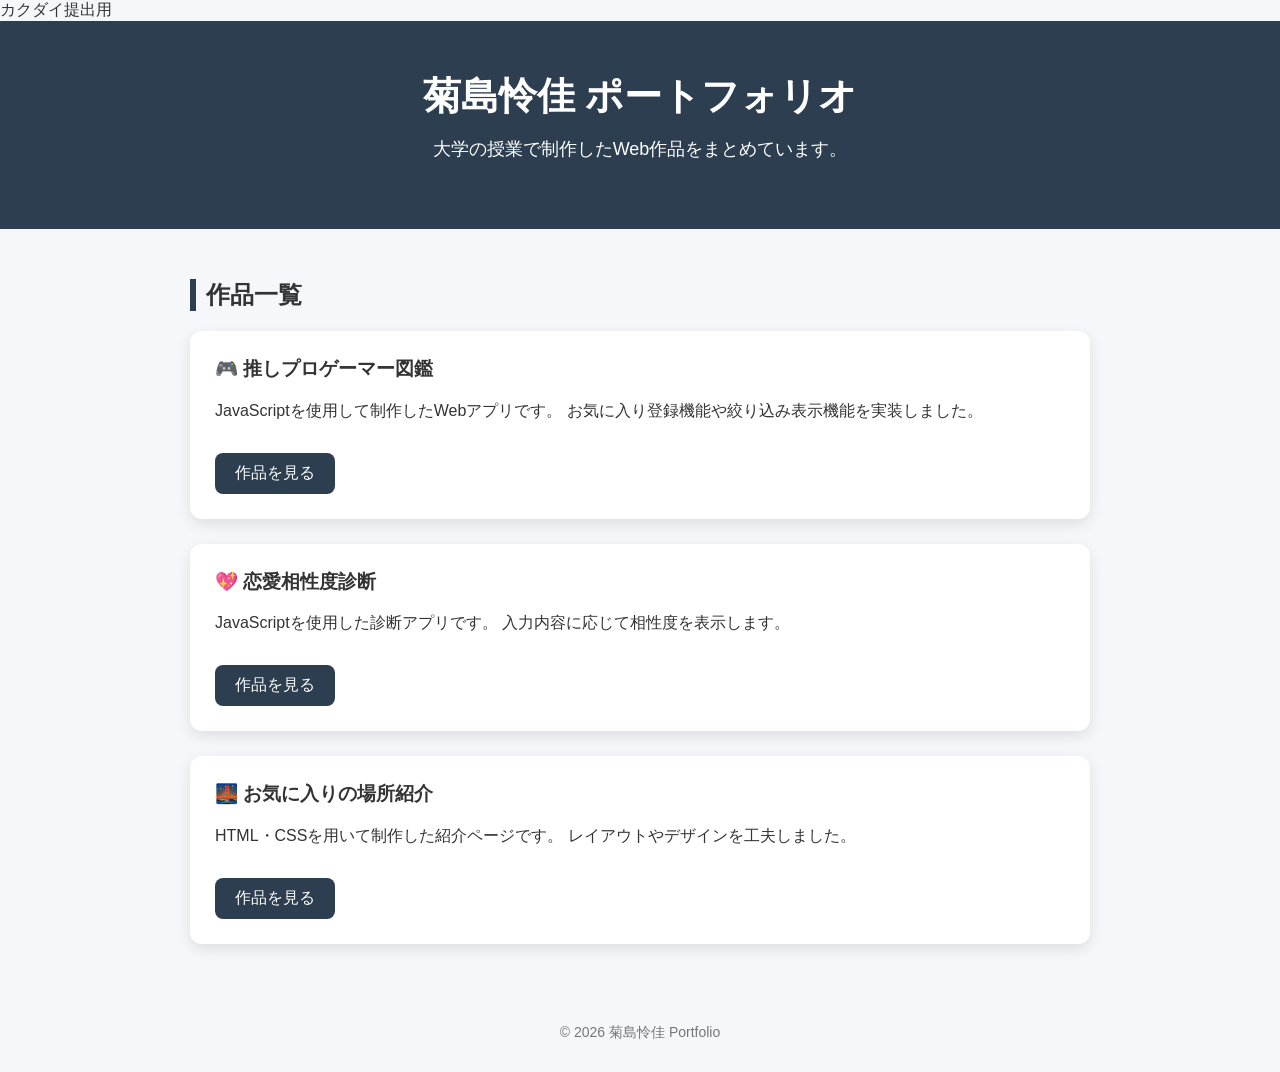
<file: index.html>
カクダイ提出用


<!DOCTYPE html>
<html lang="ja">
<head>
    <meta charset="UTF-8">
    <meta name="viewport" content="width=device-width, initial-scale=1.0">
    <title>菊島怜佳 ポートフォリオ</title>

    <style>
        body{
            font-family: "Yu Gothic", "Meiryo", sans-serif;
            background:#f5f7fa;
            margin:0;
            color:#333;
        }

        header{
            background:#2c3e50;
            color:white;
            text-align:center;
            padding:50px 20px;
        }

        header h1{
            margin:0;
            font-size:38px;
        }

        header p{
            margin-top:15px;
            font-size:18px;
        }

        .container{
            max-width:900px;
            margin:50px auto;
            padding:0 20px;
        }

        h2{
            border-left:6px solid #2c3e50;
            padding-left:10px;
        }

        .card{
            background:white;
            border-radius:12px;
            padding:25px;
            margin-bottom:25px;
            box-shadow:0 5px 15px rgba(0,0,0,0.1);
        }

        .card h3{
            margin-top:0;
        }

        .button{
            display:inline-block;
            margin-top:15px;
            padding:10px 20px;
            background:#2c3e50;
            color:white;
            text-decoration:none;
            border-radius:8px;
        }

        .button:hover{
            background:#1b2836;
        }

        footer{
            text-align:center;
            padding:30px;
            color:#777;
            font-size:14px;
        }
    </style>
</head>

<body>

<header>
    <h1>菊島怜佳 ポートフォリオ</h1>
    <p>大学の授業で制作したWeb作品をまとめています。</p>
</header>

<div class="container">

    <h2>作品一覧</h2>

    <div class="card">
        <h3>🎮 推しプロゲーマー図鑑</h3>
        <p>
            JavaScriptを使用して制作したWebアプリです。
            お気に入り登録機能や絞り込み表示機能を実装しました。
        </p>

        <a class="button" href="progamer.html">
            作品を見る
        </a>
    </div>

    <div class="card">
        <h3>💖 恋愛相性度診断</h3>
        <p>
            JavaScriptを使用した診断アプリです。
            入力内容に応じて相性度を表示します。
        </p>

        <a class="button" href="恋愛.html">
            作品を見る
        </a>
    </div>

    <div class="card">
        <h3>🌉 お気に入りの場所紹介</h3>
        <p>
            HTML・CSSを用いて制作した紹介ページです。
            レイアウトやデザインを工夫しました。
        </p>

        <a class="button" href="favorite_place.html">
            作品を見る
        </a>
    </div>

</div>

<footer>
    © 2026 菊島怜佳 Portfolio
</footer>

</body>
</html>
</file>
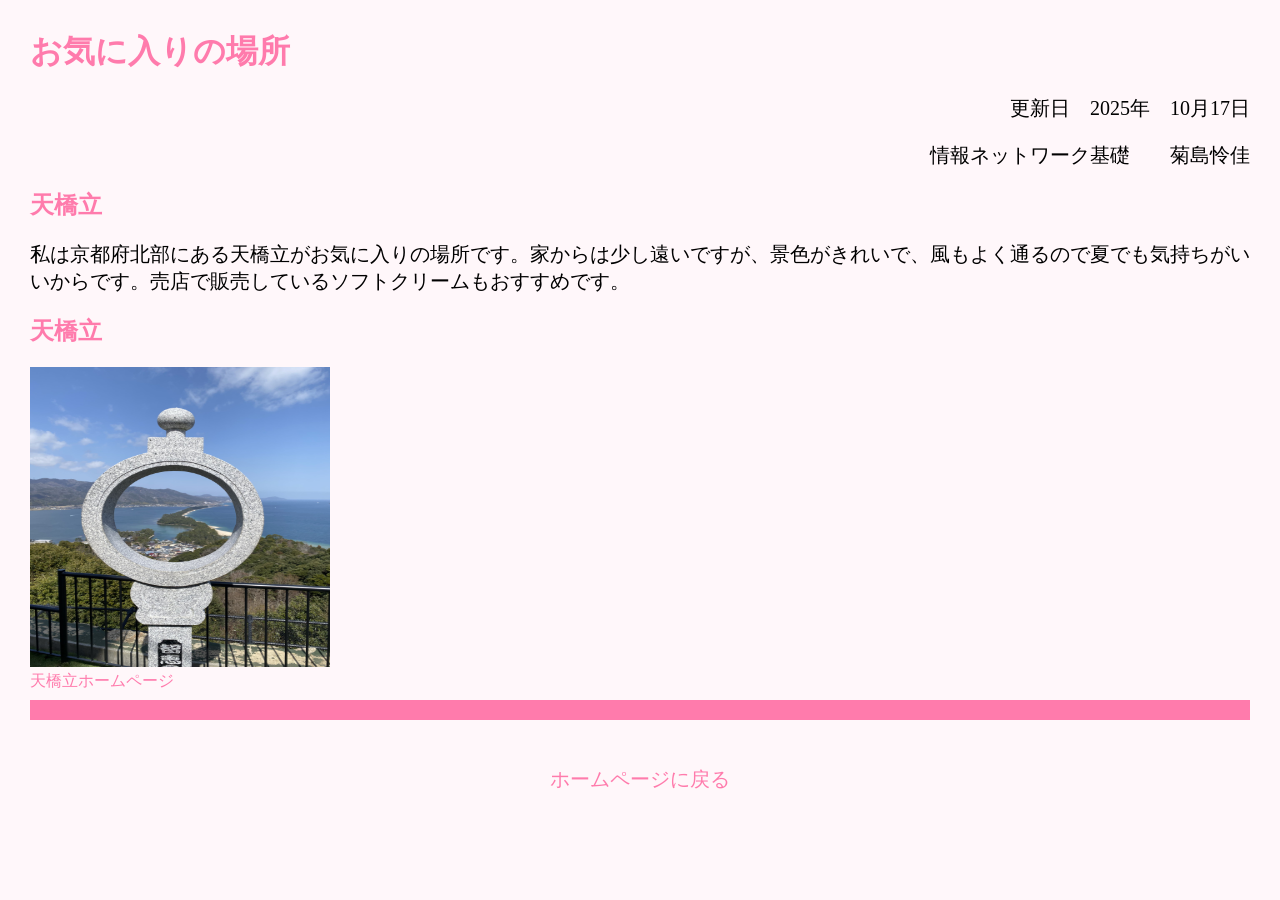
<file: favorate_place.html>
﻿<!DOCTYPE html>
<html lang="ja">
<head>
 <meta charset="utf-8">
 <title>お気に入りの場所</title>
 <link rel="stylesheet" href="sample.css">
</head> 
<body>
 <h1 class="title-main">お気に入りの場所</h1>  
        
 
 <p align="right">更新日　2025年　10月17日</p>
 <p align="right">情報ネットワーク基礎　　菊島怜佳</p>     
 

 <h2>天橋立 </h2>
 <p>私は京都府北部にある天橋立がお気に入りの場所です。家からは少し遠いですが、景色がきれいで、風もよく通るので夏でも気持ちがいいからです。売店で販売しているソフトクリームもおすすめです。</p>


 <h2>天橋立 </h2>
 <img src="thumbnail_IMG_8169.jpg" width="300" height="300">
<br>
                
<a href="https://www.amanohashidate.jp/spot/amanohashidate/">  天橋立ホームページ </a>




<hr size=20 color="#FF7BAC"> 
<br> 
<p align="center"><a href="index.html">
ホームページに戻る</a></p> 

</body> 
</html>
</file>
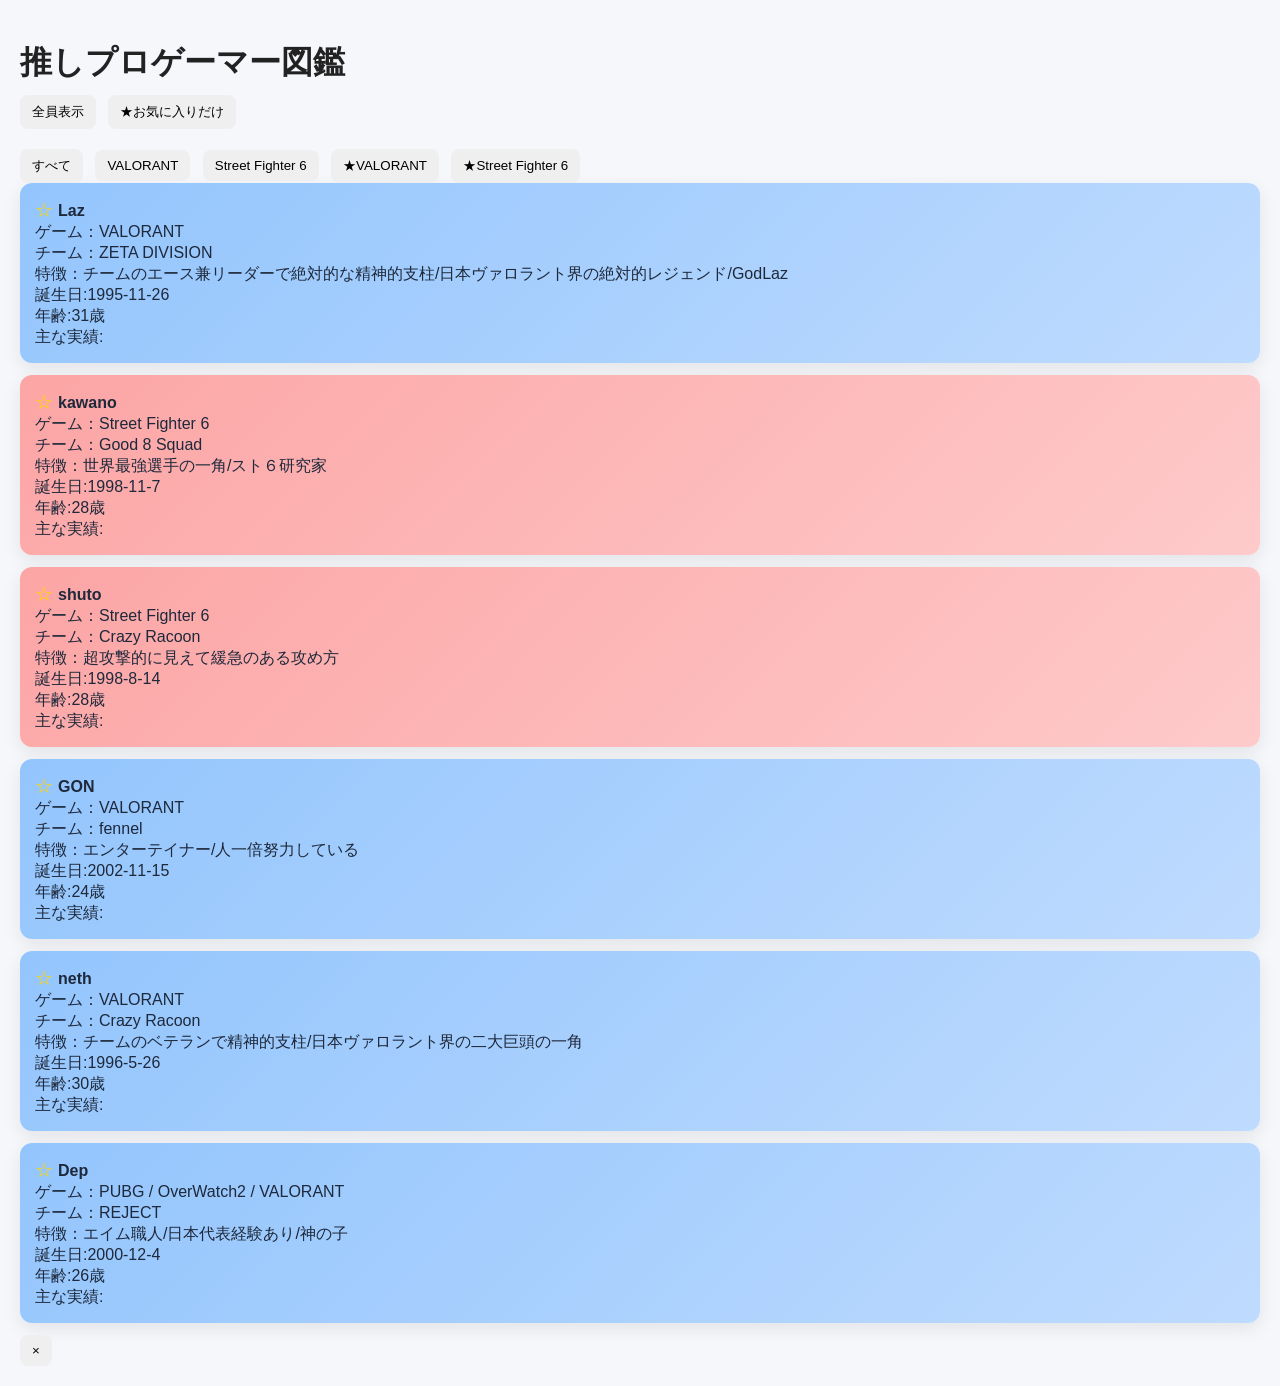
<file: progamer.html>
<!doctype html>
<html lang="ja">
<head>
<meta charset="utf-8">
<title>推しプロゲーマー図鑑</title>

<style>
body{
  font-family: sans-serif;
  background:#f5f7fb;
  color:#222;
  margin:0;
  padding:20px;
}

h1{
  margin-bottom:10px;
}

.controls{
  margin-bottom:20px;
}

button{
  padding:8px 12px;
  margin-right:8px;
  border-radius:8px;
  border:none;
  cursor:pointer;
}

.card {
  padding: 15px;
  border-radius: 12px;
  margin-bottom: 12px;
  trnsition: transform 0.2s ease, box-shadow 0.2s ease;
}

.card:hover {
  transform: translateY(-3px);
  box-shadow: 0 12px 24px rgba(0,0,0,0.12);
}

.card-blue {
  background: linear-gradient(135deg, #93c5fd, #bfdbfe);
  color: #1e293b;
  box-shadow: 0 6px 18px rgba(0,0,0,0.08);
}

.card-red {
  background: linear-gradient(135deg, #fca5a5, #fecaca);
  color: #1e293b;
  box-shadow: 0 6px 18px rgba(0,0,0,0.08);
}

.card-green {
  background: #86efac;
  color: #1e293b;
  box-shadow: 0 4px 12px rgba(0,0,0,0.08);
}

.card-orange {
  background: #fdba74;
  color: #1e293b;
  box-shadow: 0 4px 12px rgba(0,0,0,0.08);
}

.favorite{
  color:gold;
  font-size:18px;
  cursor:pointer;
}

.detail{
  margin-top:10px;
  padding-top:10px
  border-top:1px solid rgba(0,0,0,0.15);
  font-size:14px;
}
</style>
</head>

<body>

<h1>推しプロゲーマー図鑑</h1>

<div class="controls">
  <button onclick="showAll()">全員表示</button>
  <button onclick="showFavorites()">★お気に入りだけ</button>
</div>
<div class="filters">
  <button onclick="filterGame('ALL')">すべて</button>
  <button onclick="filterGame('VALORANT')">VALORANT</button>
  <button onclick="filterGame('Street Fighter 6')">Street Fighter 6</button>
  <button onclick="filterGameAndFav('VALORANT')">★VALORANT</button>
  <button onclick="filterGameAndFav('Street Fighter 6')">★Street Fighter 6</button>
</div>

<div id="list"></div>
<div id="modal" class="modal" onclick="closeModal()">
 <div class="modalContent" onclick="event.stopPropagation()">
  <button class="close" onclick="closeModal()">×</button>
  <div id="modalBody"></div>
 </div>
</div>

<script>
const players = [
  {
    name: "Laz",
    game: "VALORANT",
    feature: "チームのエース兼リーダーで絶対的な精神的支柱/日本ヴァロラント界の絶対的レジェンド/GodLaz",
    team: "ZETA DIVISION",
　　birthday: "1995-11-26",
    result: ["VCT Masters Reykjavik 2022 3位","VCT Champions 2022 ベスト8"]
  },
  {
    name: "kawano",
    game: "Street Fighter 6",
    feature: "世界最強選手の一角/スト６研究家",
    team: "Good 8 Squad",
    birthday: "1998-11-7",
    result: ["EVO Japan 2023 優勝","世界大会上位常連"]
  },
  {
    name: "shuto",
    game: "Street Fighter 6",
    feature: "超攻撃的に見えて緩急のある攻め方",
    team: "Crazy Racoon",
    birthday: "1998-8-14",
    result: ["Capcom Cup 2022　準優勝","CPT優勝複数"]
  },
  {
    name: "GON",
    game: "VALORANT",
    feature: "エンターテイナー/人一倍努力している",
    team: "fennel",
    birthday: "2002-11-15",
    result: ["VALORANT Champions 2023 ベスト３"]
  },
  {
    name: "neth",
    game: "VALORANT",
    feature: "チームのベテランで精神的支柱/日本ヴァロラント界の二大巨頭の一角",
    team: "Crazy Racoon",
    birthday: "1996-5-26",
    result: ["VALORANT Champions 2023 ベスト３"]
  },
  {
    name: "Dep",
    // ✅ 全角「、」じゃなくて半角カンマ , にする
    game: ["PUBG", "OverWatch2", "VALORANT"],
    feature: "エイム職人/日本代表経験あり/神の子",
    team: "REJECT",
    birthday: "2000-12-4",
    result: ["VCT Masters Reykjavik 2022 3位","VCT Champions 2022 ベスト8"]
  },
];

let favorites = JSON.parse(localStorage.getItem("favorites")) || [];

function toggleFavorite(name) {
  if (favorites.includes(name)) {
    favorites = favorites.filter(f => f !== name);
  } else {
    favorites.push(name);
  }

  localStorage.setItem("favorites", JSON.stringify(favorites));
  render(players);
}

// ✅　関数の外に置く(onclickから呼べるようにする)
window.showFavorites = showFavorites;
window.showAll = showAll;
window.toggleFavorite = toggleFavorite;
window.filterGame = filterGame;

function showFavorites( ) {
  const favList = players.filter(p => favorites.includes(p.name));

  if (favList.length === 0) {
    document.getElementById("list").innerHTML =
      '<p style="color:#cbd5e1;">まだお気に入りがありません(★を押してね)</p>';
    return;
  }

  render(favList);
  }

function render(list){
  const area = document.getElementById("list");
  area.innerHTML = "";

  if (!list || list.length === 0) {
    area.innerHTML = `<p style="color:#cbd5e1;">該当する選手がいません</p>`;
    return;
  }  

  list.forEach(p => {
    const isFav = favorites.includes(p.name);

    // ✅ game が配列でも表示できるようにする
    const gameText = Array.isArray(p.game) ? p.game.join(" / ") : p.game;

    const card = document.createElement("div");
    card.className = "card";

    // まずcard　の基本表示を作る
　　card.innerHTML = `
      <div>
        <span class="favorite" onclick="event.stopPropagation( ); toggleFavorite('${p.name}')">
          ${favorites.includes(p.name) ? "★" : "☆"}
　　　　</span>
        <strong>${p.name}</strong>
      </div>
      <div>ゲーム:${gameText}</div>
      <div>チーム:${p.team}</div>
      <div>特徴:${p.feature}</div>
      <div>誕生日:${p.birthday}</div>
`;

    const detail = document.createElement("div");
    detail.className = "detail";
    detail.style.display = "none"; //　最初は隠す

    const resultsText = Array.isArray(p.result) ? p.result.join(" / ") : (p.result ?? "");

　　detail.innerHTML = `
      <div>主な実績: ${resultsText}</div>
    `;

    card.appendChild(detail);
    
    //　★カードを押したら開閉
    card.onclick = ( ) => {
      detail.style.display = (detail.style.display === "none") ? "block" : "none";
    }; 

    area.appendChild(card);

    // 競技で色を変える
    if (gameText.includes("VALORANT")) {
      card.classList.add("card-blue");
    } else if (gameText.includes("Street Fighter 6")) {
      card.classList.add("card-red");
    }
    

 


    

    

    card.innerHTML = `
      <div>
        <span class="favorite" onclick="toggleFavorite('${p.name}')">
          ${isFav ? "★" : "☆"}
        </span>
        <strong>${p.name}</strong>
      </div>

      <div>ゲーム：${gameText}</div>
      <div>チーム：${p.team}</div>
      <div>特徴：${p.feature}</div>
      <div>誕生日:${p.birthday}</div>
      <div>年齢:${getAge(p.birthday)}歳</div>
      <div>主な実績:</div>
     
    `;

    area.appendChild(card);
  });
}

function showFavorites(){
  const favPlayers = players.filter(p => favorites.includes(p.name));

  if (favPlayers.length === 0) {
    document.getElementById("list").innerHTML =
      `<p style="color:#cbd5e1;">まだお気に入りがありません（☆を押してね</p>`;
    return;
  }
  render(favPlayers);
}

function showAll() {
  render(players);
}

// ✅ ここが追加：フィルタ関数
function filterGame(gameName){
  if (!gameName || gameName === "ALL") {
    render(players);
    return;
  }

  const filtered = players.filter(p => {
    if(Array.isArray(p.game)){
       return p.game.includes(gameName); 
      
      }
      return p.game === gameName;  
});

render(filtered);
}

function filterGameAndFav(gameName){
  const filtered = players.filter(p => {
    const matchGame = Array.isArray(p.game)
      ? p.game.includes(gameName) 
      : p.game === gameName;               

    const isFav = favorites.includes(p.name);
    return matchGame && isFav;
});

render(filtered);
}

window.filterGameAndFav = filterGameAndFav;


window.filterGame = filterGame;
window.showAll = showAll;
window.showFavorites = showFavorites;


function getAge(birthday) {
  const today = new Date( );
  const birthDate = new Date(birthday);

  let age = today.getFullYear( ) - birthDate.getFullYear( );

  const m = today.getMonth( ) - birthDate.getMonth( );

  if (m < 0 || (m === 0 && today.getDate( ) <birthDate.getDate( ))) {
    age--;
  }

  return age;
} 

// 初期表示
render(players);

// ✅ onclick から確実に呼べるように window に登録（環境によって必要）
window.toggleFavorite = toggleFavorite;
window.showFavorites = showFavorites;
window.showAll = showAll;
window.filterGame = filterGame;
window.filterGameAndFav = filterGameAndFav;


function showDetail(p) {
  const body = document.getElementById("modalBody");
  
  const resultsHtml = (p.result && p.result.length)
    ? `<ul>${p.result.map(r => `<li>${r}</li>`).join("")}</ul>`
    : `<p>大会成績：未登録</p>`;
  

  body.innerHTML = `
    <h2>${p.name}</h2>
    <p>ゲーム: ${Array.isArray(p.game) ? p.game.join(" / ") : p.game}</p>
    <p>チーム: ${p.team}</p>
    <p>特徴: ${p.feature}</p>
    <p>誕生日: ${p.birthday}</p>
    <p>年齢: ${p.birthday ? getAge(p.birthday) + "歳" : "-"}</p>

    <h3>主な大会成績</h3>
    ${resultsHtml}

    ${p.memo ? `<h3>メモ</h3><p>${p.memo}</p>` : ""}
 `;

   document.getElementById("modal").style.display = "flex";
}

function filterGame(gameName) {
  if (!gameName || gameName === "ALL") {
    render(players);
    return;
}

const filtered = players.filter(p => {
  if (Array.isArray(p.game)) {
    return p.game.includes(gameName);
  }
  return p.game === gameName;
 });

 render(filtered);
}
 

  

function closeModal( ) {
  document.getElementById("modal").style.display = "none";
}
document.addEventListener("DOMContentLoaded", ( ) => {
  render(players);
});
</script>

</body>
</html>
</file>
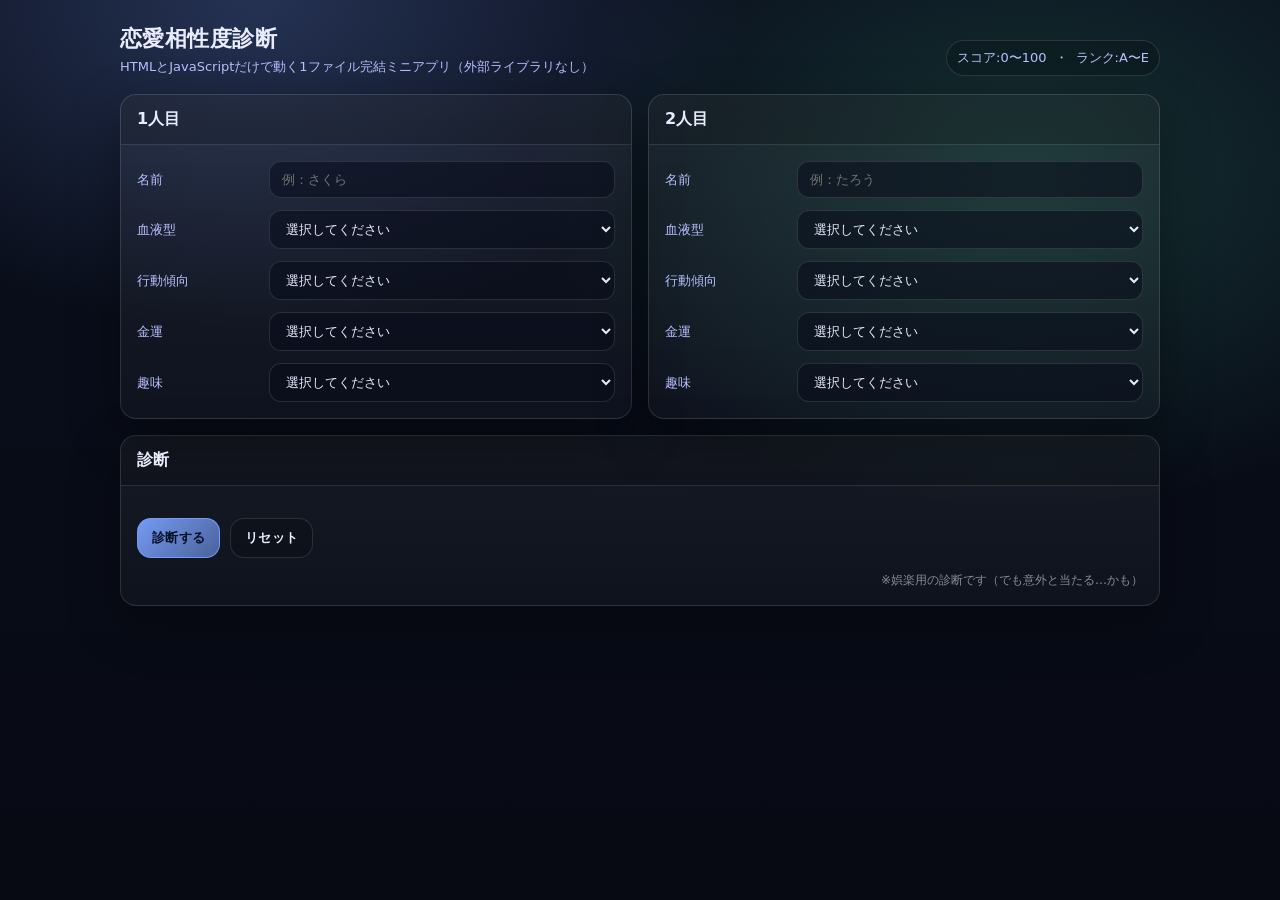
<file: 恋愛.html>
<!DOCTYPE html>
<html lang="ja">
<head>
  <meta charset="UTF-8" />
  <meta name="viewport" content="width=device-width, initial-scale=1" />
  <title>恋愛相性度診断ミニアプリ</title>
  <style>
    :root{
      --bg:#0b1020;
      --card:#121a33;
      --card2:#0f1730;
      --text:#e9ecff;
      --muted:#b8c0ff;
      --accent:#7aa2ff;
      --good:#48d597;
      --warn:#ffcc66;
      --bad:#ff6b6b;
      --line:rgba(255,255,255,.12);
      --shadow: 0 18px 50px rgba(0,0,0,.35);
      --radius:16px;
    }
    *{box-sizing:border-box}
    body{
      margin:0;
      font-family: system-ui, -apple-system, "Segoe UI", Roboto, "Noto Sans JP", "Hiragino Kaku Gothic ProN", "Yu Gothic", sans-serif;
      background: radial-gradient(900px 600px at 20% 0%, rgba(122,162,255,.24), transparent 55%),
                  radial-gradient(900px 600px at 80% 20%, rgba(72,213,151,.18), transparent 55%),
                  linear-gradient(180deg, #0a0f1d, #070a13);
      color:var(--text);
      min-height:100vh;
      padding:24px;
    }
    .wrap{max-width:1040px;margin:0 auto}
    header{
      display:flex;
      gap:14px;
      align-items:flex-end;
      justify-content:space-between;
      margin-bottom:18px;
    }
    h1{
      margin:0;
      font-size:22px;
      letter-spacing:.02em;
    }
    .sub{
      margin:4px 0 0;
      color:var(--muted);
      font-size:13px;
      line-height:1.4;
    }
    .grid{
      display:grid;
      grid-template-columns: 1fr 1fr;
      gap:16px;
    }
    @media (max-width: 860px){
      .grid{grid-template-columns:1fr}
    }
    .card{
      background: linear-gradient(180deg, rgba(255,255,255,.06), rgba(255,255,255,.03));
      border:1px solid var(--line);
      border-radius:var(--radius);
      box-shadow: var(--shadow);
      overflow:hidden;
    }
    .card h2{
      margin:0;
      padding:14px 16px;
      font-size:16px;
      border-bottom:1px solid var(--line);
      background: rgba(0,0,0,.16);
    }
    .card .body{padding:16px}
    .row{
      display:grid;
      grid-template-columns: 120px 1fr;
      gap:12px;
      align-items:center;
      margin-bottom:12px;
    }
    .row label{
      color:var(--muted);
      font-size:13px;
    }
    input[type="text"], select{
      width:100%;
      padding:10px 12px;
      border-radius:12px;
      border:1px solid var(--line);
      background: rgba(8,12,26,.55);
      color:var(--text);
      outline:none;
    }
    input[type="text"]:focus, select:focus{
      border-color: rgba(122,162,255,.55);
      box-shadow: 0 0 0 3px rgba(122,162,255,.18);
    }
    .actions{
      display:flex;
      gap:10px;
      flex-wrap:wrap;
      margin:16px 0 0;
    }
    button{
      padding:10px 14px;
      border-radius:14px;
      border:1px solid var(--line);
      background: rgba(255,255,255,.06);
      color:var(--text);
      cursor:pointer;
      font-weight:700;
      letter-spacing:.02em;
      transition: transform .06s ease, background .2s ease, border-color .2s ease;
      user-select:none;
    }
    button:hover{background: rgba(255,255,255,.10)}
    button:active{transform: translateY(1px)}
    .primary{
      background: linear-gradient(135deg, rgba(122,162,255,.95), rgba(122,162,255,.55));
      border-color: rgba(122,162,255,.85);
      color:#061027;
    }
    .primary:hover{background: linear-gradient(135deg, rgba(122,162,255,1), rgba(122,162,255,.62))}
    .ghost{
      background: rgba(0,0,0,.18);
    }
    .error{
      display:none;
      margin-top:12px;
      padding:10px 12px;
      border-radius:12px;
      border:1px solid rgba(255,107,107,.45);
      background: rgba(255,107,107,.12);
      color:#ffd7d7;
      font-size:13px;
      line-height:1.5;
    }
    .result{
      margin-top:16px;
      padding:16px;
      border-radius:var(--radius);
      border:1px solid var(--line);
      background: linear-gradient(180deg, rgba(72,213,151,.12), rgba(255,255,255,.03));
    }
    .resultTop{
      display:flex;
      gap:14px;
      align-items:center;
      justify-content:space-between;
      flex-wrap:wrap;
      margin-bottom:10px;
    }
    .pill{
      display:inline-flex;
      align-items:center;
      gap:8px;
      padding:8px 10px;
      border-radius:999px;
      border:1px solid var(--line);
      background: rgba(0,0,0,.18);
      font-size:13px;
      color:var(--muted);
    }
    .score{
      font-size:30px;
      font-weight:900;
      letter-spacing:.02em;
    }
    .rank{
      font-weight:900;
      font-size:22px;
      padding:6px 10px;
      border-radius:12px;
      border:1px solid var(--line);
      background: rgba(0,0,0,.18);
      min-width:52px;
      text-align:center;
    }
    .rankA{color: var(--good); border-color: rgba(72,213,151,.45); background: rgba(72,213,151,.12)}
    .rankB{color: #7ee6ff; border-color: rgba(126,230,255,.45); background: rgba(126,230,255,.10)}
    .rankC{color: var(--warn); border-color: rgba(255,204,102,.45); background: rgba(255,204,102,.10)}
    .rankD{color: #ff9f7a; border-color: rgba(255,159,122,.45); background: rgba(255,159,122,.10)}
    .rankE{color: var(--bad); border-color: rgba(255,107,107,.45); background: rgba(255,107,107,.12)}
    .comment{
      color:var(--text);
      line-height:1.75;
      margin:8px 0 0;
      font-size:14px;
    }
    .smallNote{
      margin-top:12px;
      color: rgba(233,236,255,.70);
      font-size:12px;
      line-height:1.6;
    }
    footer{
      margin-top:14px;
      color: rgba(233,236,255,.55);
      font-size:12px;
      text-align:right;
    }
  </style>
</head>
<body>
  <div class="wrap">
    <header>
      <div>
        <h1>恋愛相性度診断</h1>
        <p class="sub">HTMLとJavaScriptだけで動く1ファイル完結ミニアプリ（外部ライブラリなし）</p>
      </div>
      <div class="pill" aria-label="仕様メモ">
        <span>スコア:0〜100</span>
        <span>・</span>
        <span>ランク:A〜E</span>
      </div>
    </header>

    <div class="grid">
      <section class="card" aria-label="入力：1人目">
        <h2>1人目</h2>
        <div class="body">
          <div class="row">
            <label for="name1">名前</label>
            <input id="name1" type="text" placeholder="例：さくら" maxlength="20" />
          </div>
          <div class="row">
            <label for="blood1">血液型</label>
            <select id="blood1">
              <option value="">選択してください</option>
              <option value="A">A</option>
              <option value="B">B</option>
              <option value="O">O</option>
              <option value="AB">AB</option>
            </select>
          </div>
          <div class="row">
            <label for="personality1">行動傾向</label>
            <select id="personality1">
              <option value="">選択してください</option>
              <option value="のんびり">のんびり</option>
              <option value="アクティブ">アクティブ</option>
              <option value="好奇心旺盛">好奇心旺盛</option>
              <option value="安定志向">安定志向</option>
            </select>
          </div>
          <div class="row">
            <label for="money1">金運</label>
            <select id="money1">
              <option value="">選択してください</option>
              <option value="堅実">堅実</option>
              <option value="浪費">浪費</option>
              <option value="投資志向">投資志向</option>
              <option value="その日暮らし">その日暮らし</option>
            </select>
          </div>
          <div class="row" style="margin-bottom:0;">
            <label for="hobby1">趣味</label>
            <select id="hobby1">
              <option value="">選択してください</option>
              <option value="インドア">インドア</option>
              <option value="アウトドア">アウトドア</option>
              <option value="グルメ">グルメ</option>
              <option value="学習">学習</option>
            </select>
          </div>
        </div>
      </section>

      <section class="card" aria-label="入力：2人目">
        <h2>2人目</h2>
        <div class="body">
          <div class="row">
            <label for="name2">名前</label>
            <input id="name2" type="text" placeholder="例：たろう" maxlength="20" />
          </div>
          <div class="row">
            <label for="blood2">血液型</label>
            <select id="blood2">
              <option value="">選択してください</option>
              <option value="A">A</option>
              <option value="B">B</option>
              <option value="O">O</option>
              <option value="AB">AB</option>
            </select>
          </div>
          <div class="row">
            <label for="personality2">行動傾向</label>
            <select id="personality2">
              <option value="">選択してください</option>
              <option value="のんびり">のんびり</option>
              <option value="アクティブ">アクティブ</option>
              <option value="好奇心旺盛">好奇心旺盛</option>
              <option value="安定志向">安定志向</option>
            </select>
          </div>
          <div class="row">
            <label for="money2">金運</label>
            <select id="money2">
              <option value="">選択してください</option>
              <option value="堅実">堅実</option>
              <option value="浪費">浪費</option>
              <option value="投資志向">投資志向</option>
              <option value="その日暮らし">その日暮らし</option>
            </select>
          </div>
          <div class="row" style="margin-bottom:0;">
            <label for="hobby2">趣味</label>
            <select id="hobby2">
              <option value="">選択してください</option>
              <option value="インドア">インドア</option>
              <option value="アウトドア">アウトドア</option>
              <option value="グルメ">グルメ</option>
              <option value="学習">学習</option>
            </select>
          </div>
        </div>
      </section>
    </div>

    <section class="card" aria-label="操作と結果" style="margin-top:16px;">
      <h2>診断</h2>
      <div class="body">
        <div class="actions">
          <button class="primary" id="btnJudge">診断する</button>
          <button class="ghost" id="btnReset" type="button">リセット</button>
        </div>

        <div class="error" id="errorBox" role="alert" aria-live="polite"></div>

        <div class="result" id="resultBox" style="display:none;" aria-live="polite">
          <div class="resultTop">
            <div class="pill" id="pairLabel">—</div>
            <div style="display:flex; gap:10px; align-items:center;">
              <div>
                <div style="color:var(--muted); font-size:12px;">相性スコア</div>
                <div class="score" id="scoreText">0</div>
              </div>
              <div>
                <div style="color:var(--muted); font-size:12px;">ランク</div>
                <div class="rank" id="rankText">-</div>
              </div>
            </div>
          </div>
          <p class="comment" id="commentText"></p>
          <div class="smallNote" id="detailText"></div>
        </div>

        <footer>※娯楽用の診断です（でも意外と当たる…かも）</footer>
      </div>
    </section>
  </div>

  <script>
    // ====== ユーティリティ ======
    const $ = (id) => document.getElementById(id);

    function pickRandom(arr) {
      return arr[Math.floor(Math.random() * arr.length)];
    }

    function clamp(n, min, max) {
      return Math.max(min, Math.min(max, n));
    }

    function rankFromScore(score) {
      if (score >= 85) return "A";
      if (score >= 70) return "B";
      if (score >= 55) return "C";
      if (score >= 40) return "D";
      return "E";
    }

    function setRankStyle(el, rank){
      el.classList.remove("rankA","rankB","rankC","rankD","rankE");
      if(rank==="A") el.classList.add("rankA");
      if(rank==="B") el.classList.add("rankB");
      if(rank==="C") el.classList.add("rankC");
      if(rank==="D") el.classList.add("rankD");
      if(rank==="E") el.classList.add("rankE");
    }

    function safeName(s) {
      return (s || "").trim().slice(0, 20);
    }

    function showError(msg) {
      const box = $("errorBox");
      box.textContent = msg;
      box.style.display = "block";
    }

    function clearError() {
      const box = $("errorBox");
      box.textContent = "";
      box.style.display = "none";
    }

    function readInputs(prefix) {
      const name = safeName($(prefix + "name").value);
      const blood = $(prefix + "blood").value;
      const personality = $(prefix + "personality").value;
      const money = $(prefix + "money").value;
      const hobby = $(prefix + "hobby").value;
      return { name, blood, personality, money, hobby };
    }

    function validate(p1, p2) {
      const fields = [
        { key:"name", label:"名前" },
        { key:"blood", label:"血液型" },
        { key:"personality", label:"性格" },
        { key:"money", label:"金運" },
        { key:"hobby", label:"趣味" },
      ];

      for (const f of fields) {
        if (!p1[f.key]) return "1人目の「" + f.label + "」が未入力です。";
        if (!p2[f.key]) return "2人目の「" + f.label + "」が未入力です。";
      }
      if (p1.name.length === 0) return "1人目の「名前」が未入力です。";
      if (p2.name.length === 0) return "2人目の「名前」が未入力です。";
      return "";
    }

    // ====== 採点ルール（要件に沿って：一致で加点／補完で加点／衝突で減点） ======
    // 最終的に0〜100に収まるように、ベース+加点減点→クランプ→微調整を実施
    const complementPairs = {
      // 性格
      "性格": [
        ["計画的", "自由奔放", 10],
        ["外向的", "内向的", 8],
      ],
      // 金運
      "金運": [
        ["堅実", "投資志向", 7],
        ["浪費", "投資志向", 4], // 刺激はあるが衝突しやすいので少しだけ
      ],
      // 趣味
      "趣味": [
        ["インドア", "学習", 6],
        ["アウトドア", "グルメ", 5],
      ],
      // 血液型（お遊び要素として少し）
      "血液型": [
        ["A", "O", 4],
        ["B", "AB", 4],
      ]
    };

    const conflictPairs = {
      "性格": [
        ["計画的", "その日暮らし", 10], // ※性格×金運の混在は後で処理（ここは使わない）
      ],
      "金運": [
        ["堅実", "浪費", 12],
        ["投資志向", "その日暮らし", 10],
      ],
      "趣味": [
        ["インドア", "アウトドア", 8],
      ],
      "血液型": [
        ["A", "B", 5], // ありがちな衝突ネタ（軽め）
      ]
    };

    function isPair(a, b, x, y) {
      return (a === x && b === y) || (a === y && b === x);
    }

    function scoreOneCategory(label, v1, v2) {
      let delta = 0;
      let reasons = [];

      // 同じ選択肢は加点
      if (v1 === v2) {
        const add = (label === "血液型") ? 8 : 14; // 血液型は影響を小さめに
        delta += add;
        reasons.push("「" + label + "」が同じ（+" + add + "）");
        return { delta, reasons };
      }

      // 補完関係でも加点
      for (const [a, b, add] of (complementPairs[label] || [])) {
        if (isPair(v1, v2, a, b)) {
          delta += add;
          reasons.push("「" + label + "」が補完関係（+" + add + "）");
          // 補完は複数当たらない想定だが、安全のため続行
        }
      }

      // 明らかに衝突する組み合わせは減点
      for (const [a, b, sub] of (conflictPairs[label] || [])) {
        if (isPair(v1, v2, a, b)) {
          delta -= sub;
          reasons.push("「" + label + "」が衝突しやすい（-" + sub + "）");
        }
      }

      return { delta, reasons };
    }

    // カテゴリ跨ぎの補完/衝突（例：計画的×自由奔放のような補完は同カテゴリで処理済み）
    function scoreCross(p1, p2) {
      let delta = 0;
      let reasons = [];

      // 性格 × 金運
      // 計画的 × 堅実/投資志向 は安定しやすい
      const combo = (p1.personality + "×" + p1.money) + " / " + (p2.personality + "×" + p2.money);

      // 片方が計画的で、もう片方が浪費 or その日暮らし は減点
      const hasPlanned = (p) => p.personality === "計画的";
      const isLooseMoney = (p) => (p.money === "浪費" || p.money === "その日暮らし");

      if ((hasPlanned(p1) && isLooseMoney(p2)) || (hasPlanned(p2) && isLooseMoney(p1))) {
        delta -= 8;
        reasons.push("「計画的 × ルーズ金運」は揉めポイント（-8）");
      }

      // 自由奔放 × 投資志向 は勢いが合えば強い
      const isFree = (p) => p.personality === "自由奔放";
      const isInvest = (p) => p.money === "投資志向";
      if ((isFree(p1) && isInvest(p2)) || (isFree(p2) && isInvest(p1))) {
        delta += 6;
        reasons.push("「自由奔放 × 投資志向」は挑戦が噛み合う（+6）");
      }

      // 内向的 × インドア/学習 は一緒に落ち着ける
      const isIntro = (p) => p.personality === "内向的";
      const isCalmHobby = (p) => (p.hobby === "インドア" || p.hobby === "学習");
      if ((isIntro(p1) && isCalmHobby(p2)) || (isIntro(p2) && isCalmHobby(p1))) {
        delta += 4;
        reasons.push("「内向的 × 落ち着く趣味」は相性◎（+4）");
      }

      return { delta, reasons };
    }

    // ランクごとのコメント（3〜5種類からランダム）
    const comments = {
      A: [
        "かなり強い相性！価値観が噛み合いやすく、一緒にいるほど安定感が増していきそう。",
        "相互理解が早いタイプ。短所も「味」に変えられる関係になりやすいです。",
        "チーム感が出る相性。役割分担が自然にできて、喧嘩しても回復が早いかも。",
        "“合う”というより“育つ”相性。未来志向で一緒にレベルアップできそう！"
      ],
      B: [
        "良い相性！お互いに歩み寄りができれば、長く続きやすい組み合わせです。",
        "テンポが近いタイプ。たまにズレても、会話で調整できる余白がある関係。",
        "相性は上々。相手の得意分野を尊重できると、グッとA寄りに伸びそう。"
      ],
      C: [
        "普通に相性は悪くないけど、相手の“こだわりポイント”を知ると安定します。",
        "可もなく不可もなく。距離感の作り方次第で、かなり化けるタイプです。",
        "合う部分とズレる部分が半々。ルールを少し決めると快適になりそう！",
        "相性は平均点。『相手の地雷』だけ避けられたら、十分にうまくいきます。"
      ],
      D: [
        "ちょっと注意が必要。価値観がぶつかりやすいので、最初に期待値調整が吉。",
        "合わないというより“摩擦が出やすい”。言い方・タイミングで印象が変わります。",
        "衝突ポイントが見えやすい相性。ルール作り（お金・時間）があると安心。"
      ],
      E: [
        "なかなかハードモード。正面衝突しやすいので、無理に合わせるより工夫が必要。",
        "相性は低め。『違うから面白い』に変換できるかがカギになりそう。",
        "衝突の芽が多め。距離感を丁寧に扱うと、意外と長所が見えてきます。",
        "噛み合いづらい傾向。期待より“確認”を増やすと、ダメージが減ります。"
      ]
    };

    function buildDetail(reasons) {
      if (!reasons.length) return "補完・衝突の強い組み合わせは少なめ。会話量で決まるタイプ。";
      // 最大3件だけ表示（うるさくしない）
      return "主な要因： " + reasons.slice(0, 3).join(" / ");
    }

    // ====== メイン診断 ======
    function diagnose() {
      clearError();

      const p1 = readInputs("");
      const p2 = readInputs("2".replace("2","")); // ダミー回避（使わない）
      // ↑上は不要に見えるので正しく読み直し
    }

    // 正しく読み込み
    function getPlayers() {
      const p1 = {
        name: safeName($("name1").value),
        blood: $("blood1").value,
        personality: $("personality1").value,
        money: $("money1").value,
        hobby: $("hobby1").value
      };
      const p2 = {
        name: safeName($("name2").value),
        blood: $("blood2").value,
        personality: $("personality2").value,
        money: $("money2").value,
        hobby: $("hobby2").value
      };
      return { p1, p2 };
    }

    function runDiagnosis() {
      clearError();
      const { p1, p2 } = getPlayers();

      const err = validate(p1, p2);
      if (err) {
        $("resultBox").style.display = "none";
        showError(err);
        return;
      }

      // ベース点：相性診断っぽさのため、低すぎ高すぎになりにくい中心値を置く
      let score = 55; // 平均点スタート
      let reasons = [];

      // カテゴリ別
      const catList = [
        ["血液型", p1.blood, p2.blood],
        ["性格", p1.personality, p2.personality],
        ["金運", p1.money, p2.money],
        ["趣味", p1.hobby, p2.hobby]
      ];

      for (const [label, v1, v2] of catList) {
        const r = scoreOneCategory(label, v1, v2);
        score += r.delta;
        reasons.push(...r.reasons);
      }

      // 跨ぎルール
      const cross = scoreCross(p1, p2);
      score += cross.delta;
      reasons.push(...cross.reasons);

      // ちょい“名前ボーナス”（同じ名前だと運命感…ただし小さめ）
      if (p1.name && p2.name && p1.name === p2.name) {
        score += 3;
        reasons.push("名前が同じ（+3）");
      }

      // 0〜100へ調整
      score = clamp(Math.round(score), 0, 100);

      // ランクとコメント
      const rank = rankFromScore(score);
      const comment = pickRandom(comments[rank]);

      // 表示
      $("pairLabel").textContent = p1.name + " × " + p2.name;
      $("scoreText").textContent = String(score);
      $("rankText").textContent = rank;
      setRankStyle($("rankText"), rank);
      $("commentText").textContent = comment;
      $("detailText").textContent = buildDetail(reasons);

      $("resultBox").style.display = "block";
    }

    function resetAll() {
      const ids = [
        "name1","blood1","personality1","money1","hobby1",
        "name2","blood2","personality2","money2","hobby2"
      ];
      for (const id of ids) {
        const el = $(id);
        if (el.tagName === "SELECT") el.value = "";
        else el.value = "";
      }
      clearError();
      $("resultBox").style.display = "none";
      $("pairLabel").textContent = "—";
      $("scoreText").textContent = "0";
      $("rankText").textContent = "-";
      $("commentText").textContent = "";
      $("detailText").textContent = "";
      setRankStyle($("rankText"), ""); // 解除
    }

    // ====== イベント ======
    $("btnJudge").addEventListener("click", runDiagnosis);
    $("btnReset").addEventListener("click", resetAll);

    // Enterキーで診断（名前欄で押したとき）
    $("name1").addEventListener("keydown", (e)=>{ if(e.key==="Enter") runDiagnosis(); });
    $("name2").addEventListener("keydown", (e)=>{ if(e.key==="Enter") runDiagnosis(); });
  </script>
</body>
</html>
</file>
<file: sample.css>
@charset "UTF-8";


/* pタグの要素に適用 */

p { color:black; font-size:20px; }


/*  ヘッダーの設定　*/

h2{ color: #FF7BAC; }
h3{ color: #4B2E2B; }
h4 { color: #CC5C8E; }

/* BODY の背景色と文字色を指定　RGBで色を変えてみよう　*/
body { background-color: #FFF7FA; color: #4B2E2B; font-family: "Hiragino Sans", "Noto Sans    JP",line-height: 1.7;margin: 30px; }

/* 画像の指定　*/
img.example1 {  width: 95px; height: 65px }
	img.example2 { width:500px; height:300px }
		img.example3 {width: 1000px; height:500px}

a ｛ color: #FF7BAC; text-decoration: none;｝
a:hover { text-decoration: underline; opacity: 0.85;}


/* id名をセレクタに指定  <div id="example"> */
#example { color: blue; }

/* class名をセレクタに指定 <div class="example">  */
.example { color: blue; }


/* 背景カラーが変化 <div class="colorchange_bg">  */
.colorchange_bg { height: 500px; margin: 30px 0; animation: colorchange-color 10s infinite;}
@keyframes colorchange-color 
{
                    0%, 100% { background-color: #6bb6ff;}
                    25% { background-color: #1abc9c;}
                    50% { background-color: #9b59b6;}
                    75% {background-color: #85e3ec;}
}

a:link { color: #FF7BAC; text-decoration: none;}

a:visited { color: #CC5C8E;}

a:hover { color: #FF95BF; text-decoration: underline;}

a:active { color: #FF4F9B;}

.title-main { color: #FF7BAC; text-align: left; font-size: 32px;}
</file>
